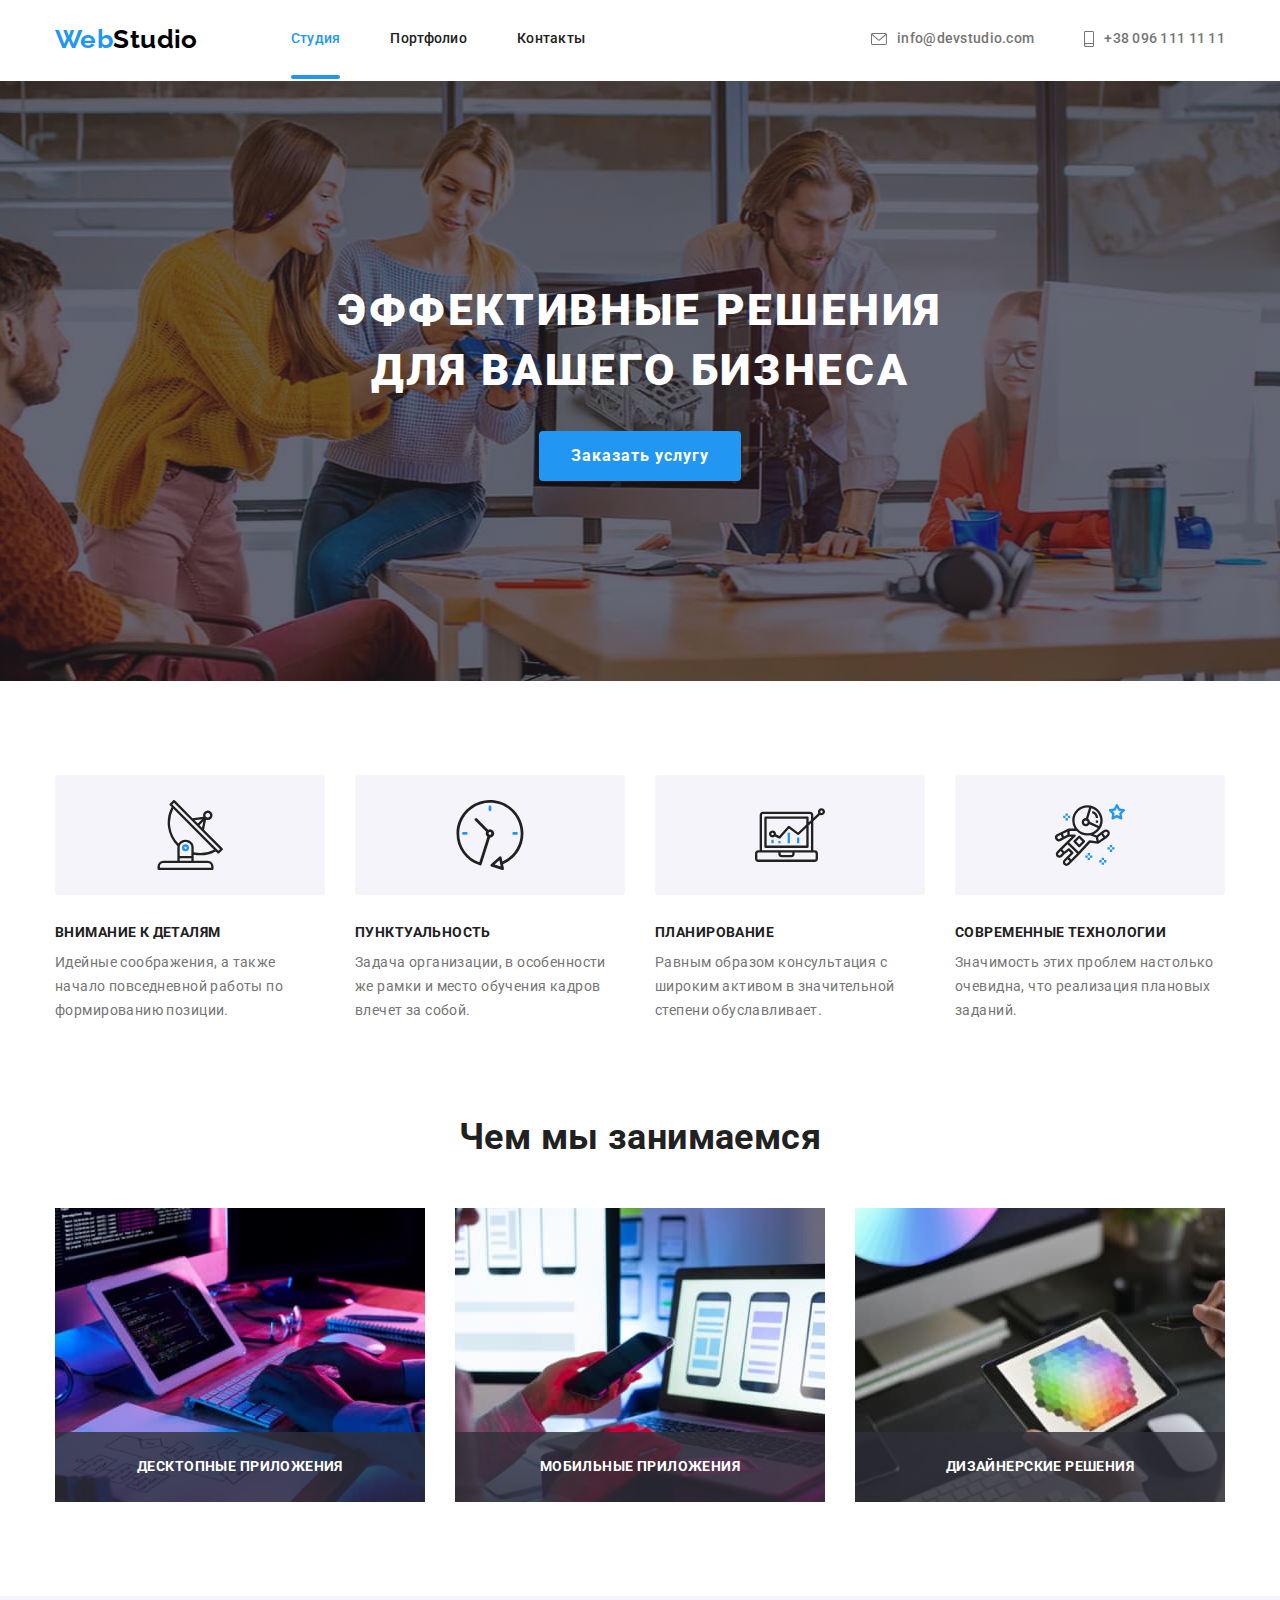
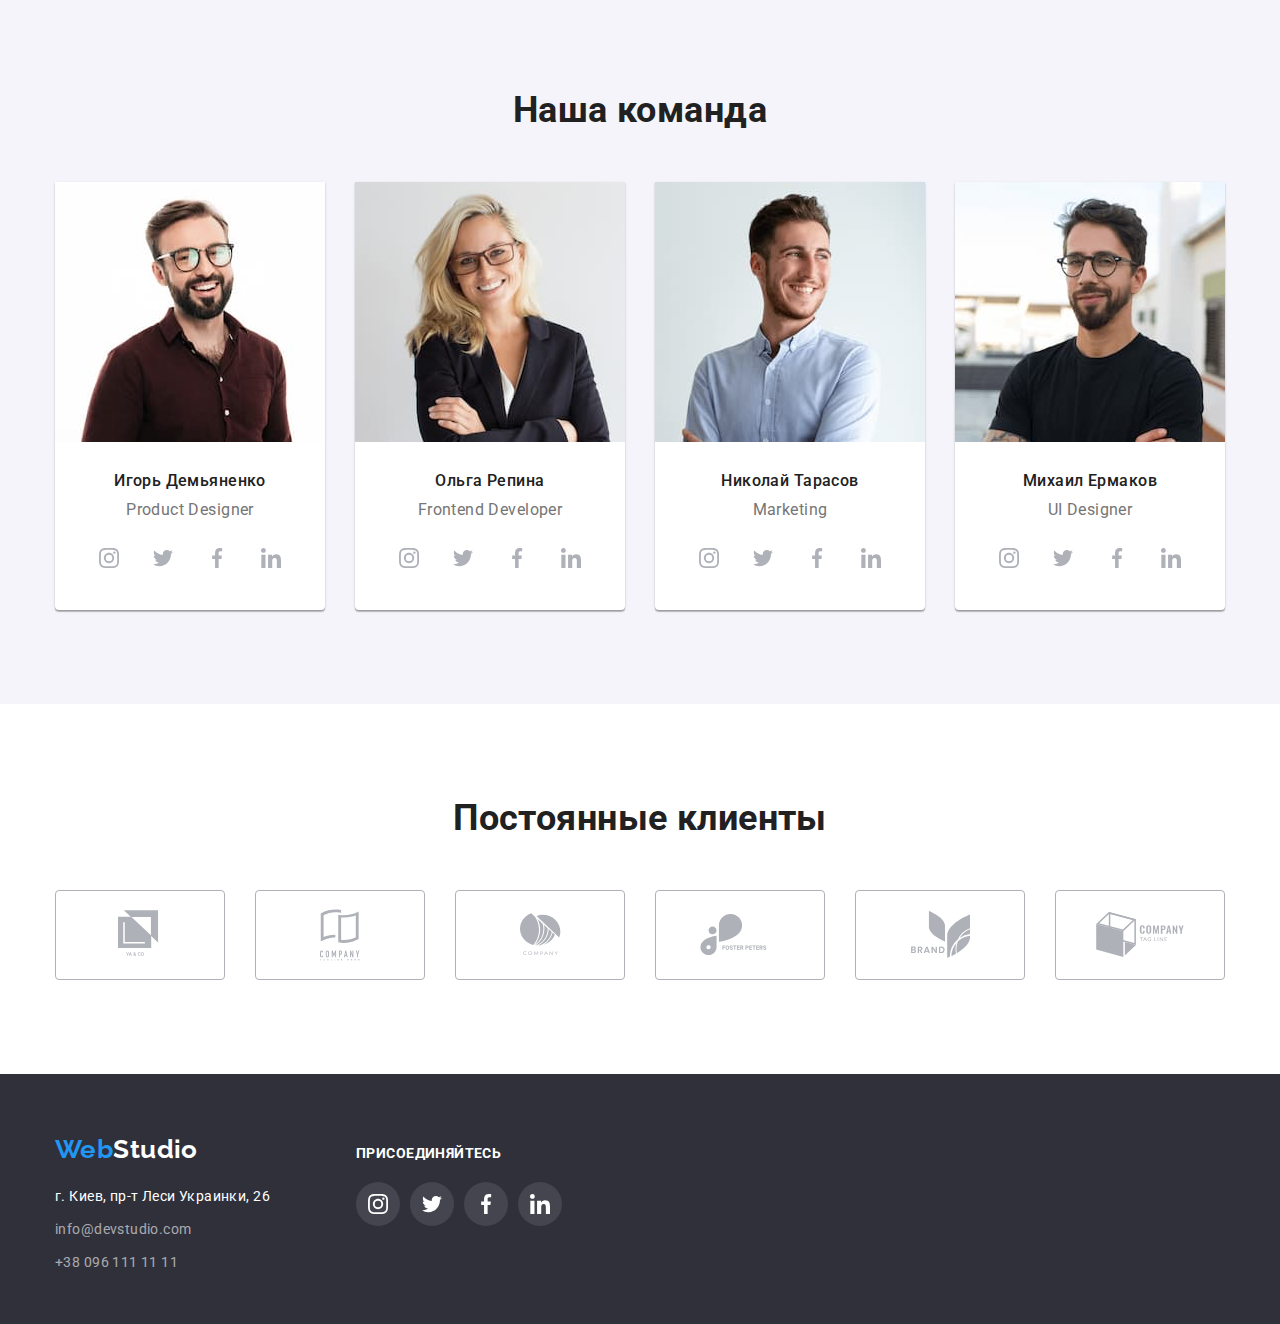
<file: index.html>
<!DOCTYPE html>
<html lang="ru">

<head>
    <meta charset="UTF-8">
    <meta http-equiv="X-UA-Compatible" content="IE=edge">
    <meta name="viewport" content="width=device-width, initial-scale=1.0">
    <title>WebStudio</title>
    <link
        href="https://fonts.googleapis.com/css2?family=Raleway:wght@700&family=Roboto:wght@400;500;700;900&display=swap"
        rel="stylesheet">
    <link rel="stylesheet"
        href="https://cdnjs.cloudflare.com/ajax/libs/modern-normalize/0.2.0/modern-normalize.min.css">
    <link rel="stylesheet" href="./css/styles.css">
</head>

<body class="page">
    <header class="page-header web">
        <div class="container">
            <nav class="header-nav">
                <a href="./index.html" class="logo list"><span class="logo-color">Web</span>Studio</a>
                <ul class="site-nav list">
                    <li class="item"><a href="./index.html" class="link-nav current list">Студия</a></li>
                    <li class="item"><a href="./portfolio.html" class="link-nav list">Портфолио</a></li>
                    <li class="item"><a href="#contacts" class="link-nav list">Контакты</a></li>
                </ul>
            </nav>
            <ul class="auth-nav list">
                <li class="item"><a href="mailto:info@devstudio.com" aria-label="Почта" class="link-contacts list">
                        <svg class="link-contacts-icon" width="16" height="12">
                            <use href="./images/icons.svg#envelope"></use>
                        </svg>info@devstudio.com
                    </a>
                </li>
                <li class="item"><a href="tel:+380961111111" aria-label="Телефон" class="link-contacts list">
                        <svg class="link-contacts-icon" width="10" height="16">
                            <use href="./images/icons.svg#smartphone"></use>
                        </svg>+38 096 111 11 11</a></li>
            </ul>
        </div>
    </header>
    <main>
        <section class="hero overlay">
            <div class="container">
                <div class="hero-center">
                    <h1 class="hero-title">Эффективные решения для вашего бизнеса</h1>
                </div>
                <button type="button" class="button-hero" data-modal-open>Заказать услугу</button>
                <div class="backdrop is-hidden" data-modal>
                    <div class="modal">
                        <p></p>
                        <button type="button" class="button-modal-close list list-border" data-modal-close>
                            <svg class="close-icon" width="11" height="11">
                            <use href="./images/icons.svg#close"></use>
                        </svg></button>
                    </div>
                </div>

            </div>
        </section>
        <section class="section description">
            <div class="container">
                <h2 class="visually-hidden">Чем мы занимаемся описание</h2>
                <ul class="section-text list">
                    <li class="item">
                        <div class="item-box">
                            <svg class="item-icon" width="70" height="70">
                                <use href="./images/icons.svg#Group"></use>
                            </svg>
                        </div>
                        <h3 class="text-title">Внимание к деталям</h3>
                        <p class="text">Идейные соображения, а также начало повседневной работы по формированию позиции.
                        </p>
                    </li>
                    <li class="item">
                        <div class="item-box">
                            <svg class="item-icon" width="70" height="70">
                                <use href="./images/icons.svg#clock"></use>
                            </svg>
                        </div>
                        <h3 class="text-title">Пунктуальность</h3>
                        <p class="text">Задача организации, в особенности же рамки и место обучения кадров влечет за
                            собой.
                        </p>
                    </li>
                    <li class="item">
                        <div class="item-box">
                            <svg class="item-icon" width="70" height="70">
                                <use href="./images/icons.svg#diagram"></use>
                            </svg>
                        </div>
                        <h3 class="text-title">Планирование</h3>
                        <p class="text">Равным образом консультация с широким активом в значительной степени
                            обуславливает.
                        </p>
                    </li>
                    <li class="item">
                        <div class="item-box">
                            <svg class="item-icon" width="70" height="70">
                                <use href="./images/icons.svg#astronaut"></use>
                            </svg>
                        </div>
                        <h3 class="text-title">Современные технологии</h3>
                        <p class="text">Значимость этих проблем настолько очевидна, что реализация плановых заданий.</p>
                    </li>
                </ul>
            </div>
        </section>
        <section class="section fotos">
            <div class="container">
                <h2 class="section-title">Чем мы занимаемся</h2>
                <ul class="section-foto list">
                        <li class="item foto-thumb"><img src="./images/box1.jpg" alt="Сотрудник пишет код." width="370">
                            <p class="foto-thumb-text">Десктопные приложения</p>
                        </li>
                        <li class="item foto-thumb"><img src="./images/box2.jpg" alt="Сотрудник настраивает стили." width="370">
                            <p class="foto-thumb-text">Мобильные приложения</p>
                        </li>
                        <li class="item foto-thumb"><img src="./images/box3.jpg" alt="Сотрудник настраивает цветовую палитру." width="370">
                            <p class="foto-thumb-text">Дизайнерские решения</p>
                        </li>
                    
                </ul>
            </div>
        </section>
        <section class="section team">
            <div class="container">
                <h2 class="section-title">Наша команда</h2>
                <ul class="section-card list">
                    <li class="item">
                        <img src="./images/i.d.jpg" alt="На фото Игорь Демьяненко" width="270" class="team-foto">
                        <div class="card-box">
                            <h3 class="card-title">Игорь Демьяненко</h3>
                            <p class="card-text">Product Designer</p>
                            <ul class="social-network list">
                                <li class="social-item ">
                                    <a href="" class="social-link" aria-label="Инстаграмм" target="_blank"
                                        rel="noopener noreferrer">
                                        <svg class="social-icon" width="20" height="20">
                                            <use href="./images/icons.svg#instagram"></use>
                                        </svg>
                                    </a>
                                </li>
                                <li class="social-item">
                                    <a href="" class="social-link" aria-label="Твиттер" target="_blank"
                                        rel="noopener noreferrer">
                                        <svg class="social-icon" width="20" height="20">
                                            <use href="./images/icons.svg#twitter"></use>
                                        </svg>
                                    </a>
                                </li>
                                <li class="social-item">
                                    <a href="" class="social-link" aria-label="Фейсбук" target="_blank"
                                        rel="noopener noreferrer">
                                        <svg class="social-icon" width="20" height="20">
                                            <use href="./images/icons.svg#facebook"></use>
                                        </svg>
                                    </a>
                                </li>
                                <li class="social-item">
                                    <a href="" class="social-link" aria-label="Линкедин" target="_blank"
                                        rel="noopener noreferrer">
                                        <svg class="social-icon" width="20" height="20">
                                            <use href="./images/icons.svg#linkedin"></use>
                                        </svg>
                                    </a>
                                </li>
                            </ul>
                        </div>
                    </li>
                    <li class="item">
                        <img src="./images/o.r.jpg" alt="На фото Ольга Репина" width="270" class="team-foto">
                        <div class="card-box">
                            <h3 class="card-title">Ольга Репина</h3>
                            <p class="card-text">Frontend Developer</p>
                            <ul class="social-network list">
                                <li class="social-item ">
                                    <a href="" class="social-link" aria-label="Инстаграмм" target="_blank"
                                        rel="noopener noreferrer">
                                        <svg class="social-icon" width="20" height="20">
                                            <use href="./images/icons.svg#instagram"></use>
                                        </svg>
                                    </a>
                                </li>
                                <li class="social-item">
                                    <a href="" class="social-link" aria-label="Твиттер" target="_blank"
                                        rel="noopener noreferrer">
                                        <svg class="social-icon" width="20" height="20">
                                            <use href="./images/icons.svg#twitter"></use>
                                        </svg>
                                    </a>
                                </li>
                                <li class="social-item">
                                    <a href="" class="social-link" aria-label="Фейсбук" target="_blank"
                                        rel="noopener noreferrer">
                                        <svg class="social-icon" width="20" height="20">
                                            <use href="./images/icons.svg#facebook"></use>
                                        </svg>
                                    </a>
                                </li>
                                <li class="social-item">
                                    <a href="" class="social-link" aria-label="Линкедин" target="_blank"
                                        rel="noopener noreferrer">
                                        <svg class="social-icon" width="20" height="20">
                                            <use href="./images/icons.svg#linkedin"></use>
                                        </svg>
                                    </a>
                                </li>
                            </ul>
                        </div>
                    </li>
                    <li class="item">
                        <img src="./images/n.t.jpg" alt="На фото Николай Тарасов" width="270" class="team-foto">
                        <div class="card-box">
                            <h3 class="card-title">Николай Тарасов</h3>
                            <p class="card-text">Marketing</p>
                            <ul class="social-network list">
                                <li class="social-item ">
                                    <a href="" class="social-link" aria-label="Инстаграмм" target="_blank"
                                        rel="noopener noreferrer">
                                        <svg class="social-icon" width="20" height="20">
                                            <use href="./images/icons.svg#instagram"></use>
                                        </svg>
                                    </a>
                                </li>
                                <li class="social-item">
                                    <a href="" class="social-link" aria-label="Твиттер" target="_blank"
                                        rel="noopener noreferrer">
                                        <svg class="social-icon" width="20" height="20">
                                            <use href="./images/icons.svg#twitter"></use>
                                        </svg>
                                    </a>
                                </li>
                                <li class="social-item">
                                    <a href="" class="social-link" aria-label="Фейсбук" target="_blank"
                                        rel="noopener noreferrer">
                                        <svg class="social-icon" width="20" height="20">
                                            <use href="./images/icons.svg#facebook"></use>
                                        </svg>
                                    </a>
                                </li>
                                <li class="social-item">
                                    <a href="" class="social-link" aria-label="Линкедин" target="_blank"
                                        rel="noopener noreferrer">
                                        <svg class="social-icon" width="20" height="20">
                                            <use href="./images/icons.svg#linkedin"></use>
                                        </svg>
                                    </a>
                                </li>
                            </ul>
                        </div>
                    </li>
                    <li class="item">
                        <img src="./images/m.e.jpg" alt="На фото Михаил Ермаков" width="270" class="team-foto">
                        <div class="card-box">
                            <h3 class="card-title">Михаил Ермаков</h3>
                            <p class="card-text">UI Designer</p>
                            <ul class="social-network list">
                                <li class="social-item ">
                                    <a href="" class="social-link" aria-label="Инстаграмм" target="_blank"
                                        rel="noopener noreferrer">
                                        <svg class="social-icon" width="20" height="20">
                                            <use href="./images/icons.svg#instagram"></use>
                                        </svg>
                                    </a>
                                </li>
                                <li class="social-item">
                                    <a href="" class="social-link" aria-label="Твиттер" target="_blank"
                                        rel="noopener noreferrer">
                                        <svg class="social-icon" width="20" height="20">
                                            <use href="./images/icons.svg#twitter"></use>
                                        </svg>
                                    </a>
                                </li>
                                <li class="social-item">
                                    <a href="" class="social-link" aria-label="Фейсбук" target="_blank"
                                        rel="noopener noreferrer">
                                        <svg class="social-icon" width="20" height="20">
                                            <use href="./images/icons.svg#facebook"></use>
                                        </svg>
                                    </a>
                                </li>
                                <li class="social-item">
                                    <a href="" class="social-link" aria-label="Линкедин" target="_blank"
                                        rel="noopener noreferrer">
                                        <svg class="social-icon" width="20" height="20">
                                            <use href="./images/icons.svg#linkedin"></use>
                                        </svg>
                                    </a>
                                </li>
                            </ul>
                        </div>
                    </li>
                </ul>
            </div>
        </section>
        <section class="section clients">
            <div class="container">
                <h2 class="clients-titel">Постоянные клиенты</h2>
                <ul class="clients-list list">
                    <li class="clients-item">
                        <a href="" class="clients-link" aria-label="Логотип компании" target="_blank"
                            rel="noopener noreferrer">
                            <svg class="clients-icon" width="44.27" height="49.23">
                                <use href="./images/icons.svg#logo1"></use>
                            </svg>
                        </a>
                    </li>
                    <li class="clients-item">
                        <a href="" class="clients-link" aria-label="Логотип компании" target="_blank"
                            rel="noopener noreferrer">
                            <svg class="clients-icon" width="40" height="52">
                                <use href="./images/icons.svg#logo2"></use>
                            </svg>
                        </a>
                    </li>
                    <li class="clients-item">
                        <a href="" class="clients-link" aria-label="Логотип компании" target="_blank"
                            rel="noopener noreferrer">
                            <svg class="clients-icon" width="41" height="42.6">
                                <use href="./images/icons.svg#logo3"></use>
                            </svg>
                        </a>
                    </li>
                    <li class="clients-item">
                        <a href="" class="clients-link" aria-label="Логотип компании" target="_blank"
                            rel="noopener noreferrer">
                            <svg class="clients-icon" width="79.66" height="42.02">
                                <use href="./images/icons.svg#logo4"></use>
                            </svg>
                        </a>
                    </li>
                    <li class="clients-item">
                        <a href="" class="clients-link" aria-label="Логотип компании" target="_blank"
                            rel="noopener noreferrer">
                            <svg class="clients-icon" width="59" height="47">
                                <use href="./images/icons.svg#logo5"></use>
                            </svg>
                        </a>
                    </li>
                    <li class="clients-item">
                        <a href="" class="clients-link" aria-label="Логотип компании" target="_blank"
                            rel="noopener noreferrer">
                            <svg class="clients-icon" width="88.48" height="45.44">
                                <use href="./images/icons.svg#logo6"></use>
                            </svg>
                        </a>
                    </li>
                </ul>
            </div>
        </section>
    </main>
    <footer class="footer">
        <div class="container">
            <div class="footerbox">
                <div class="address-block">
                    <a href="./index.html" class="logo logo-end"><span class="logo-color">Web</span><span
                            class="logo-colors">Studio</span></a>
                    <address class="address" id="contacts">
                        <ul class="address-list list">
                            <li><a href="https://goo.gl/maps/zxBXprxEHdJfPsus8" aria-label="Гугл карта" target="_blank"
                                    rel="noopener noreferrer" class="address-map list">
                                    г. Киев, пр-т Леси Украинки, 26</a></li>
                            <li><a href="mailto:info@devstudio.com" aria-label="Почта"
                                    class="address-contacts list">info@devstudio.com</a></li>
                            <li><a href="tel:+380961111111" aria-label="Телефон"
                                    class="address-contacts list">+38 096 111 11 11</a></li>
                        </ul>
                    </address>
                </div>
                <div class="social-network-link">
                    <p class="go-us">присоединяйтесь</p>
                    <ul class="social-network list">
                        <li class="social-item ">
                            <a href="" class="social-link end" aria-label="Инстаграмм" target="_blank"
                                rel="noopener noreferrer">
                                <svg class="social-icon end" width="20" height="20">
                                    <use href="./images/icons.svg#instagram"></use>
                                </svg>
                            </a>
                        </li>
                        <li class="social-item">
                            <a href="" class="social-link end" aria-label="Твиттер" target="_blank"
                                rel="noopener noreferrer">
                                <svg class="social-icon end" width="20" height="20">
                                    <use href="./images/icons.svg#twitter"></use>
                                </svg>
                            </a>
                        </li>
                        <li class="social-item">
                            <a href="" class="social-link end" aria-label="Фейсбук" target="_blank"
                                rel="noopener noreferrer">
                                <svg class="social-icon end" width="20" height="20">
                                    <use href="./images/icons.svg#facebook"></use>
                                </svg>
                            </a>
                        </li>
                        <li class="social-item">
                            <a href="" class="social-link end" aria-label="Линкедин" target="_blank"
                                rel="noopener noreferrer">
                                <svg class="social-icon end" width="20" height="20">
                                    <use href="./images/icons.svg#linkedin"></use>
                                </svg>
                            </a>
                        </li>
                    </ul>
                </div>
            </div>
        </div>
    </footer>
    <script src="./js/modal.js"></script>
</body>

</html>
</file>
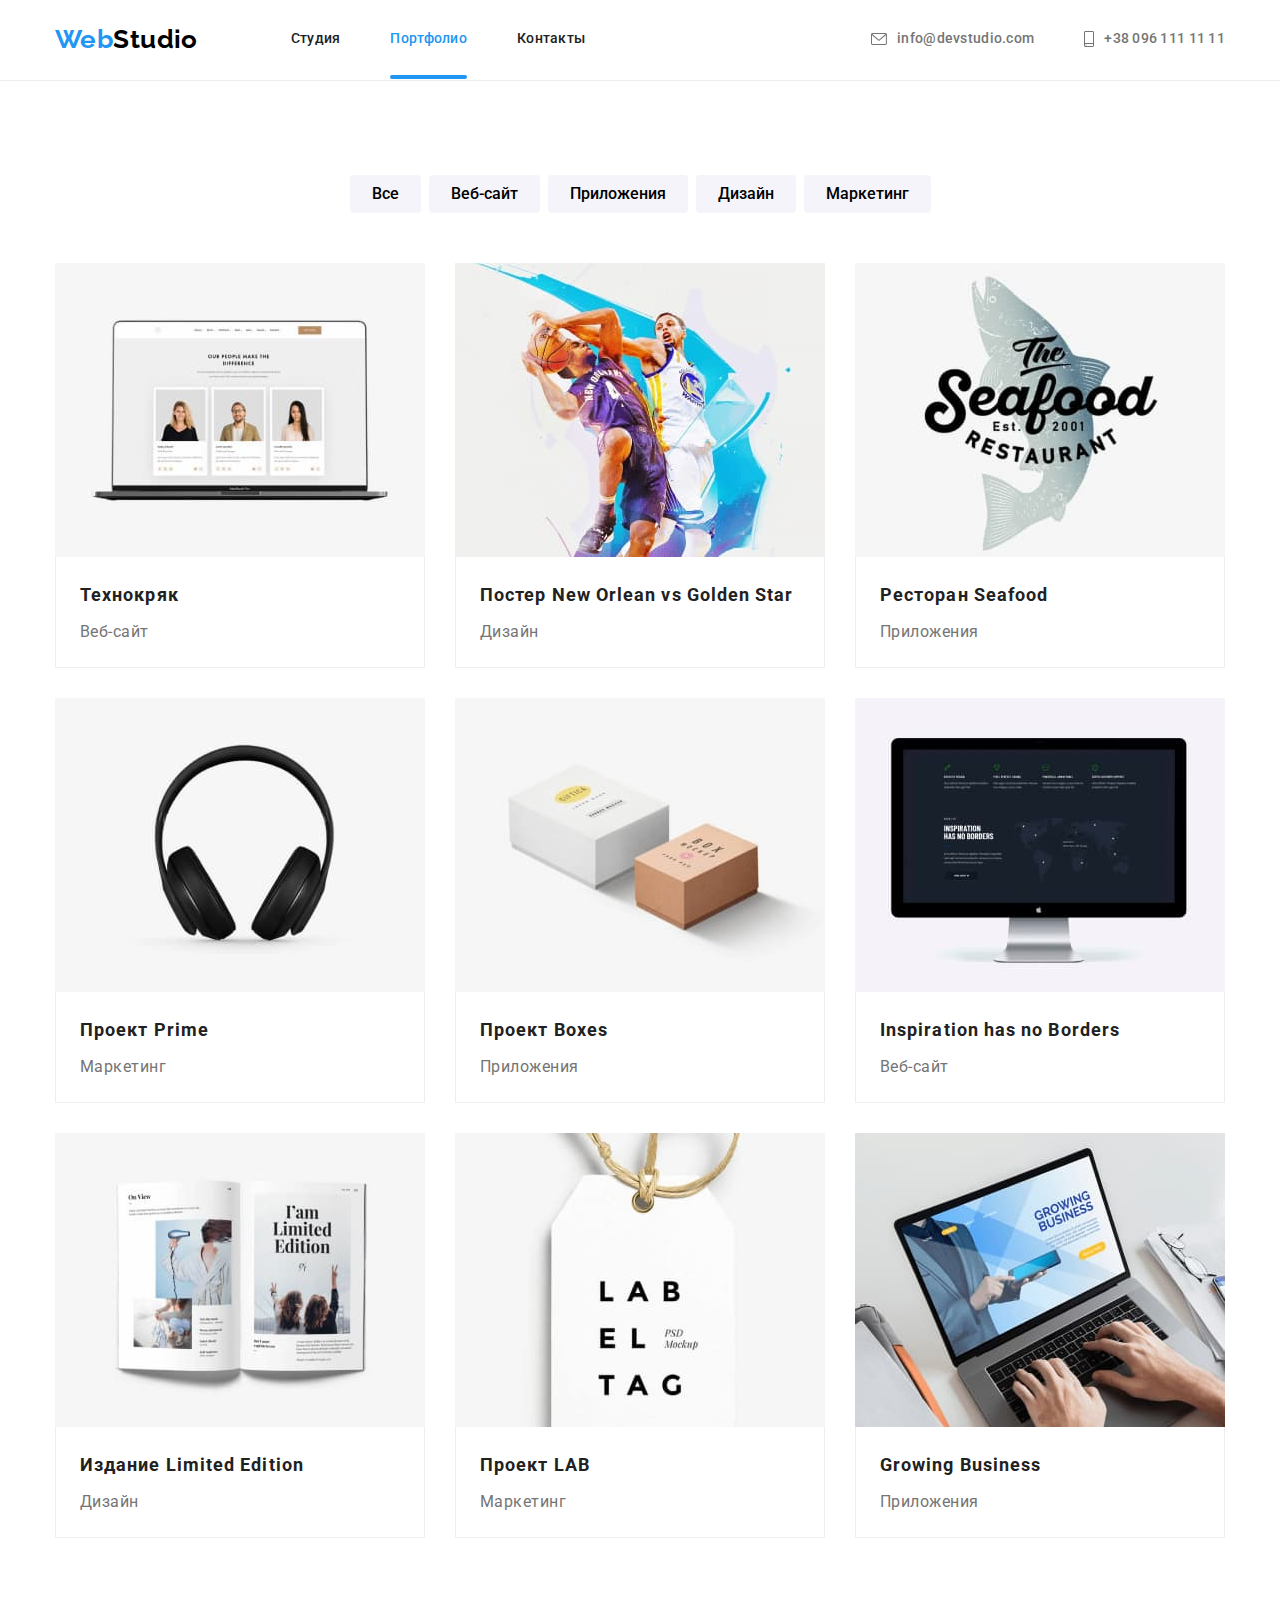
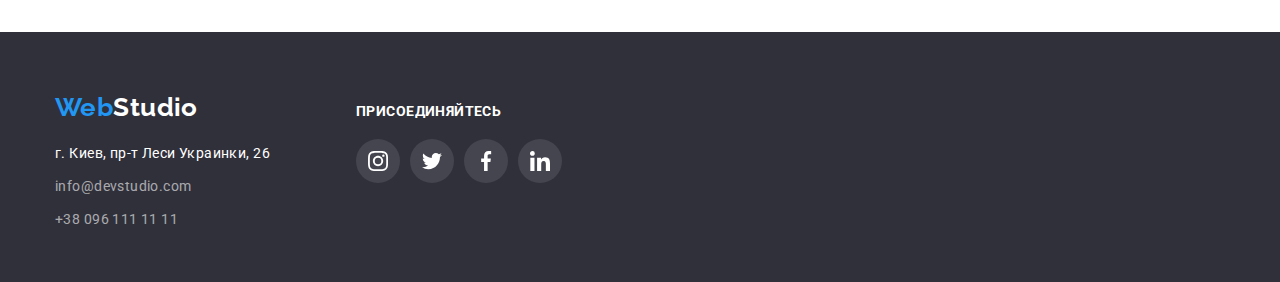
<file: portfolio.html>
<!DOCTYPE html>
<html lang="ru">

<head>
    <meta charset="UTF-8">
    <meta http-equiv="X-UA-Compatible" content="IE=edge">
    <meta name="viewport" content="width=device-width, initial-scale=1.0">
    <title>portfolio</title>
    <link
        href="https://fonts.googleapis.com/css2?family=Raleway:wght@700&family=Roboto:wght@400;500;700;900&display=swap"
        rel="stylesheet">
    <link rel="stylesheet"
        href="https://cdnjs.cloudflare.com/ajax/libs/modern-normalize/0.2.0/modern-normalize.min.css">
    <link rel="stylesheet" href="./css/styles.css">
</head>

<body class="page">
    <header class="page-header border">
        <div class="container">
            <nav class="header-nav">
                <a href="./index.html" class="logo list"><span class="logo-color">Web</span>Studio</a>
                <ul class="site-nav list">
                    <li class="item"><a href="./index.html" class="link-nav  list">Студия</a></li>
                    <li class="item"><a href="./portfolio.html" class="link-nav current list">Портфолио</a></li>
                    <li class="item"><a href="#contacts" class="link-nav list">Контакты</a></li>
                </ul>
            </nav>
            <ul class="auth-nav list">
                <li class="item"><a href="mailto:info@devstudio.com" aria-label="Почта" class="link-contacts list">
                        <svg class="link-contacts-icon" width="16" height="12">
                            <use href="./images/icons.svg#envelope"></use>
                        </svg>info@devstudio.com
                    </a>
                </li>
                <li class="item"><a href="tel:+380961111111" aria-label="Телефон" class="link-contacts list">
                        <svg class="link-contacts-icon" width="10" height="16">
                            <use href="./images/icons.svg#smartphone"></use>
                        </svg>+38 096 111 11 11</a></li>
            </ul>
        </div>
    </header>
    <main>
        <section class="portfolio">
            <div class="container">
                <h1 class="visually-hidden">Портфолио</h1>
                <ul class="filter list">
                    <li><button type="button" class="filter-button" aria-label="Все">Все</button></li>
                    <li><button type="button" class="filter-button" aria-label="Веб-сайт">Веб-сайт</button></li>
                    <li><button type="button" class="filter-button" aria-label="Приложения">Приложения</button></li>
                    <li><button type="button" class="filter-button" aria-label="Дизайн">Дизайн</button></li>
                    <li><button type="button" class="filter-button" aria-label="Маркетинг">Маркетинг</button></li>
                </ul>
                <ul class="filter-item list">
                    <li class="item none">
                        <a href="" aria-label="Веб-сайт" class="filter-link list" target="_blank"
                            rel="noopener noreferrer">
                            <div class="animation-box">
                                <img src="./images/portfoliolink1.jpg" alt="На фото ноутбук" width="370"
                                    class="filter-foto">
                                <p class="animation-box-thumb"><span class="animation-box-text">Технокряк это
                                        современная площадка распространения коронавируса.
                                        Компании
                                        используют эту платформу для цифрового
                                        шпионажа и атак на защищённые сервера конкурентов.</span></p>
                            </div>
                            <div class="filter-box">
                                <h2 class="filter-card-title">Технокряк</h2>
                                <p class="filter-card-text">Веб-сайт</p>
                            </div>
                        </a>
                    </li>
                    <li class="item none">
                        <a href="" aria-label="Дизайн" class="filter-link list" target="_blank"
                            rel="noopener noreferrer">
                            <div class="animation-box">
                                <img src="./images/portfoliolink2.jpg" alt="На фото баскетболисты" width="370"
                                    class="filter-foto">
                                <p class="animation-box-thumb"><span class="animation-box-text">Lorem ipsum dolor sit
                                        amet consectetur adipisicing elit. Magnam beatae, provident similique ab eum id
                                        sint recusandae temporibus! Eveniet nam nobis temporibus quidem harum
                                        perspiciatis, praesentium tenetur veniam!</span></p>
                            </div>
                            <div class="filter-box">
                                <h2 class="filter-card-title">Постер New Orlean vs Golden Star</h2>
                                <p class="filter-card-text">Дизайн</p>
                            </div>
                        </a>
                    </li>
                    <li class="item none">
                        <a href="" aria-label="Приложения" class="filter-link list" target="_blank"
                            rel="noopener noreferrer">
                            <div class="animation-box">
                                <img src="./images/portfoliolink3.jpg" alt="На фото логотип ресторана" width="370"
                                    class="filter-foto">
                                <p class="animation-box-thumb"><span class="animation-box-text">Lorem ipsum dolor sit,
                                        amet consectetur adipisicing elit. Incidunt quae ex repellendus ab autem
                                        inventore amet molestiae excepturi, obcaecati, vel quidem necessitatibus tenetur
                                        optio reprehenderit pariatur?</span></p>
                            </div>
                            <div class="filter-box">
                                <h2 class="filter-card-title">Ресторан Seafood</h2>
                                <p class="filter-card-text">Приложения</p>
                            </div>
                        </a>
                    </li>
                    <li class="item">
                        <a href="" aria-label="Маркетинг" class="filter-link list" target="_blank"
                            rel="noopener noreferrer">
                            <div class="animation-box">
                                <img src="./images/portfoliolink4.jpg" alt="На фото наушники" width="370"
                                    class="filter-foto">
                                <p class="animation-box-thumb"><span class="animation-box-text">Lorem, ipsum dolor sit
                                        amet consectetur adipisicing elit. Reprehenderit, blanditiis. Et sequi sed
                                        adipisci sit, eaque architecto consequatur aliquam odio tempora velit illo
                                        maiores asperiores, voluptatem.</span>
                                </p>
                            </div>
                            <div class="filter-box">
                                <h2 class="filter-card-title">Проект Prime</h2>
                                <p class="filter-card-text">Маркетинг</p>
                            </div>
                        </a>
                    </li>
                    <li class="item">
                        <a href="" aria-label="Приложения" class="filter-link list" target="_blank"
                            rel="noopener noreferrer">
                            <div class="animation-box">
                                <img src="./images/portfoliolink5.jpg" alt="На фото коробки" width="370"
                                    class="filter-foto">
                                <p class="animation-box-thumb"><span class="animation-box-text">Lorem ipsum dolor sit
                                        amet, consectetur adipisicing elit. Aperiam, dolorem? Dolore iste, provident
                                        modi consequuntur ipsum optio repudiandae harum placeat inventore fugit
                                        officiis! quibusdam!</span></p>
                            </div>
                            <div class="filter-box">
                                <h2 class="filter-card-title">Проект Boxes</h2>
                                <p class="filter-card-text">Приложения</p>
                            </div>
                        </a>
                    </li>
                    <li class="item">
                        <a href="" aria-label="Веб-сайт" class="filter-link list" target="_blank"
                            rel="noopener noreferrer">
                            <div class="animation-box">
                                <img src="./images/portfoliolink6.jpg" alt="На фото монитор" width="370"
                                    class="filter-foto">
                                <p class="animation-box-thumb"><span class="animation-box-text">Lorem ipsum dolor sit
                                        amet consectetur adipisicing elit. Cumque nisi iure voluptate perferendis ipsam
                                        autem placeat, libero quam dignissimos pariatur cupiditate temporibus saepe
                                        eaque?</span></p>
                            </div>
                            <div class="filter-box">
                                <h2 class="filter-card-title">Inspiration has no Borders</h2>
                                <p class="filter-card-text">Веб-сайт</p>
                            </div>
                        </a>
                    </li>
                    <li class="item">
                        <a href="" aria-label="Дизайн" class="filter-link list" target="_blank"
                            rel="noopener noreferrer">
                            <div class="animation-box">
                                <img src="./images/portfoliolink7.jpg" alt="На фото книга" width="370"
                                    class="filter-foto">
                                <p class="animation-box-thumb"><span class="animation-box-text">Lorem, ipsum dolor sit
                                        amet consectetur adipisicing elit. Praesentium atque, provident illo molestias
                                        id voluptatibus vel debitis aperiam nobis? Aspernatur, iste quibusdam sed
                                        accusamus omnis!</span></p>
                            </div>
                            <div class="filter-box">
                                <h2 class="filter-card-title">Издание Limited Edition</h2>
                                <p class="filter-card-text">Дизайн</p>
                            </div>
                        </a>
                    </li>
                    <li class="item">
                        <a href="" aria-label="Маркетинг" class="filter-link list" target="_blank"
                            rel="noopener noreferrer">
                            <div class="animation-box">
                                <img src="./images/portfoliolink8.jpg" alt="На фото ярлык с логотипом" width="370"
                                    class="filter-foto">
                                <p class="animation-box-thumb"><span class="animation-box-text">Lorem ipsum, dolor sit
                                        amet consectetur adipisicing elit. Ipsum quidem totam nulla obcaecati quasi ex,
                                        porro et repudiandae voluptatum, dicta, enim eum rem. Explicabo, distinctio quia
                                        .</span></p>
                            </div>
                            <div class="filter-box">
                                <h2 class="filter-card-title">Проект LAB</h2>
                                <p class="filter-card-text">Маркетинг</p>
                            </div>
                        </a>
                    </li>
                    <li class="item">
                        <a href="" aria-label="Приложения" class="filter-link list" target="_blank"
                            rel="noopener noreferrer">
                            <div class="animation-box">
                                <img src="./images/portfoliolink9.jpg" alt="На фото человек работает на ноутбуке"
                                    width="370" class="filter-foto">
                                <p class="animation-box-thumb"><span class="animation-box-text">Lorem ipsum dolor, sit
                                        amet consectetur adipisicing elit. Consectetur, ratione cum quisquam harum
                                        aperiam qui omnis quasi sapiente eius quod consequuntur? Neque consequuntur
                                        facilis voluptatem laborum !</span></p>
                            </div>
                            <div class="filter-box">
                                <h2 class="filter-card-title">Growing Business</h2>
                                <p class="filter-card-text">Приложения</p>
                            </div>
                        </a>
                    </li>
                </ul>
            </div>
        </section>
    </main>
    <footer class="footer">
        <div class="container">
            <div class="footerbox">
                <div class="address-block">
                    <a href="./index.html" class="logo logo-end"><span class="logo-color">Web</span><span
                            class="logo-colors">Studio</span></a>
                    <address class="address" id="contacts">
                        <ul class="address-list list">
                            <li><a href="https://goo.gl/maps/zxBXprxEHdJfPsus8" aria-label="Гугл карта" target="_blank"
                                    rel="noopener noreferrer" class="address-map list">
                                    г. Киев, пр-т Леси Украинки, 26</a></li>
                            <li><a href="mailto:info@devstudio.com" aria-label="Почта"
                                    class="address-contacts list">info@devstudio.com</a></li>
                            <li><a href="tel:+380961111111" aria-label="Телефон" class="address-contacts list">+38 096
                                    111 11 11</a></li>
                        </ul>
                    </address>
                </div>
                <div class="social-network-link">
                    <p class="go-us">присоединяйтесь</p>
                    <ul class="social-network list">
                        <li class="social-item ">
                            <a href="" class="social-link end" aria-label="Инстаграмм" target="_blank"
                                rel="noopener noreferrer">
                                <svg class="social-icon end" width="20" height="20">
                                    <use href="./images/icons.svg#instagram"></use>
                                </svg>
                            </a>
                        </li>
                        <li class="social-item">
                            <a href="" class="social-link end" aria-label="Твиттер" target="_blank"
                                rel="noopener noreferrer">
                                <svg class="social-icon end" width="20" height="20">
                                    <use href="./images/icons.svg#twitter"></use>
                                </svg>
                            </a>
                        </li>
                        <li class="social-item">
                            <a href="" class="social-link end" aria-label="Фейсбук" target="_blank"
                                rel="noopener noreferrer">
                                <svg class="social-icon end" width="20" height="20">
                                    <use href="./images/icons.svg#facebook"></use>
                                </svg>
                            </a>
                        </li>
                        <li class="social-item">
                            <a href="" class="social-link end" aria-label="Линкедин" target="_blank"
                                rel="noopener noreferrer">
                                <svg class="social-icon end" width="20" height="20">
                                    <use href="./images/icons.svg#linkedin"></use>
                                </svg>
                            </a>
                        </li>
                    </ul>
                </div>
            </div>
        </div>
    </footer>
</body>

</html>
</file>
<file: css/styles.css>
/* цвет основного текста #212121 */
/* цвет вторичный #757575 */
/* белый #FFFFFF */
/* акцент #2196F3 */
/* акцент адрес rgba(255, 255, 255, 0.6) */
/* bg задний фон #E5E5E5 */
/* bg основа документа ##FFFFFF */
/* bg вторичный #2F303A */
/* bg акцент #F5F4FA */
/* шрифт лого Raleway 700*/
/* шрифт текста Roboto 900 700 500 400*/
:root {
  --accent-color: #2196f3;
  --text-title-color: #212121;
  --text-color: #757575;
  --icons-color: #afb1b8;
  --primary-white-color: #ffffff;
  --dark-bg-color: #2f303a;
  --accent-bg-color: #f5f4fa;
  --section-text-set: 4;
  --section-text-set-gap: 30px;
  --section-card-set: 4;
  --section-card-set-gap: 30px;
  --section-foto-set: 3;
  --section-foto-set-gap: 30px;
  --section-clients-set: 6;
  --section-clients-set-gap: 30px;
  --section-filter-link-set: 3;
  --section-filter-link-gap: 30px;
  --card-shadow: 0px 1px 3px rgba(0, 0, 0, 0.12),
    0px 1px 1px rgba(0, 0, 0, 0.14), 0px 2px 1px rgba(0, 0, 0, 0.2);
}
body {
  background-color: var(--primary-white-color);
  color: var(--text-title-color);

  font-family: Roboto, sans-serif;
  font-weight: 400;
  font-size: 14px;
  line-height: 1.71;
  letter-spacing: 0.03em;
}
html {
  box-sizing: border-box;
}
*,
*::after,
*::before {
  box-sizing: inherit;
}
h1,
h2,
h3,
h4,
h5,
h6,
p {
  margin-top: 0;
}
img {
  display: block;
  max-width: 100%;
  height: auto;
}
.list {
  list-style: none;
  text-decoration: none;
  color: inherit;
  padding: 0;
  margin: 0;
}
.list-border {
  border: none;
}
.visually-hidden {
  position: absolute !important;
  clip: rect(1px 1px 1px 1px);
  clip: rect(1px, 1px, 1px, 1px);
  padding: 0 !important;
  border: 0 !important;
  height: 1px !important;
  width: 1px !important;
  overflow: hidden;
}
.container {
  width: 1200px;
  padding-right: 15px;
  padding-left: 15px;
  margin-right: auto;
  margin-left: auto;
}
.section {
  padding-top: 94px;
  padding-bottom: 94px;
}
/* site nav */
.page-header .container {
  display: flex;
  justify-content: flex-end;
  align-items: center;
}
.page-header .logo {
  margin-right: 93px;
}
.header-nav {
  display: inline-flex;
  align-items: center;
  margin-right: auto;
}
.logo {
  display: inline-block;
  color: #000000;
  font-family: Raleway, sans-serif;
  font-weight: 700;
  font-size: 26px;
  line-height: 1.19;
  text-decoration: none;
}
.logo-color {
  color: var(--accent-color);
}
.logo-colors {
  color: var(--primary-white-color);
  background-color: #2f303a; /*временно*/
}
.link-nav:hover,
.link-nav:focus {
  color: var(--accent-color);
}
.link-nav {
  color: var(--text-title-color);
  transition: color 250ms cubic-bezier(0.4, 0, 0.2, 1);
}
.site-nav .link-nav.current {
  position: relative;
  color: var(--accent-color);
}
.link-nav.current::after {
  content: '';
  position: absolute;
  top: 45px;
  left: 0;
  display: block;
  width: 100%;
  height: 4px;
  background: var(--accent-color);
  border-radius: 2px;
}

.site-nav .item:not(:last-child) {
  margin-right: 50px;
}
.auth-nav .item:not(:last-child) {
  margin-right: 50px;
}
.site-nav {
  display: flex;
  font-weight: 500;
  font-size: 14px;
  line-height: 1.14;
  letter-spacing: 0.02em;
}
.auth-nav {
  display: inline-flex;
  align-items: center;
  font-weight: 500;
  font-size: 14px;
  line-height: 1.14;
  letter-spacing: 0.02em;
}
.link-contacts:hover,
.link-contacts:focus {
  color: var(--accent-color);
}
.link-contacts:hover .link-contacts-icon,
.link-contacts:focus .link-contacts-icon {
  fill: var(--accent-color);
}
.link-contacts-icon {
  margin-right: 10px;
  fill: currentColor;
  transition: fill 250ms cubic-bezier(0.4, 0, 0.2, 1);
}
.link-contacts {
  /* добавил падинги чтобы выровнять рамку при фокусе */
  padding-top: 1px;
  padding-bottom: 1px;
  display: flex;
  align-items: center;
  color: var(--text-color);
  transition: color 250ms cubic-bezier(0.4, 0, 0.2, 1);
}
.address-list {
  font-style: normal;
  display: inline-flex;
  flex-direction: column;
}
.address-list li:not(:last-child) {
  margin-bottom: 9px;
}
/* +footer address */
.address-contacts:hover,
.address-contacts:focus {
  color: var(--accent-color);
}
.address-contacts {
  color: rgba(255, 255, 255, 0.6);
  transition: color 250ms cubic-bezier(0.4, 0, 0.2, 1);
}
.address-map:hover,
.address-map:focus {
  color: var(--accent-color);
}
.address-map {
  color: var(--primary-white-color);
  transition: color 250ms cubic-bezier(0.4, 0, 0.2, 1);
}
/* section */
.page-header {
  padding-top: 24px;
  padding-bottom: 25px;
}
.page-header.web {
  padding-bottom: 26px;
}
.page-header.border {
  border-bottom: 1px solid #ececec;
}
.hero {
  background-color: #c4c4c4;
  text-align: center;
  padding-top: 200px;
  padding-bottom: 200px;
}
.hero.overlay {
  height: 600px;
  max-width: 1600px;
  margin-left: auto;
  margin-right: auto;
  background-image: linear-gradient(
      to right,
      rgba(47, 48, 58, 0.4),
      rgba(47, 48, 58, 0.4)
    ),
    url(../images/hero.jpg);
  background-repeat: no-repeat;
  background-position: center;
  background-size: cover;
}
.hero-center {
  display: flex;
  flex-direction: column;
}
.hero-title {
  display: inline-block;
  color: var(--primary-white-color);

  font-weight: 900;
  font-size: 44px;
  line-height: 1.36;
  max-width: 696px;
  letter-spacing: 0.06em;
  text-transform: uppercase;
  margin-right: auto;
  margin-left: auto;
  margin-bottom: 30px;
}
.button-hero:hover,
.button-hero:focus {
  background-color: #188ce8;
}
.button-hero {
  display: inline-block;
  padding: 10px 32px;
  min-width: 200px;
  color: var(--primary-white-color);
  background-color: var(--accent-color);
  font-family: inherit;
  font-weight: 700;
  font-size: 16px;
  line-height: 1.87;
  letter-spacing: 0.06em;
  border: none;
  cursor: pointer;
  box-shadow: 0px 4px 4px rgba(0, 0, 0, 0.15);
  border-radius: 4px;
  transition: background-color 250ms cubic-bezier(0.4, 0, 0.2, 1);
}
/* modal js */
.backdrop.is-hidden {
  visibility: hidden;
  opacity: 0;
  pointer-events: none;
}
.backdrop {
  position: fixed;
  top: 0;
  left: 0;
  width: 100%;
  height: 100%;
  background-color: rgba(0, 0, 0, 0.2);
  opacity: 1;
  visibility: visible;
  transition: opacity 250ms cubic-bezier(0.4, 0, 0.2, 1),
    visibility 250ms cubic-bezier(0.4, 0, 0.2, 1);
  z-index: 1;
}
.modal {
  display: flex;
  position: relative;
  top: 50%;
  left: 50%;
  max-width: 528px;
  height: 581px;
  transform: translate(-50%, -50%);
  background: var(--primary-white-color);
  box-shadow: 0px 1px 3px rgba(0, 0, 0, 0.12), 0px 1px 1px rgba(0, 0, 0, 0.14),
    0px 2px 1px rgba(0, 0, 0, 0.2);
  border-radius: 4px;
}
.button-modal-close {
  position: absolute;
  right: 8px;
  top: 8px;
  width: 30px;
  height: 30px;
  border: 1px solid rgba(0, 0, 0, 0.1);
  background: var(--primary-white-color);
  border-radius: 50%;
  cursor: pointer;
}
.close-icon {
  position: absolute;
  transform: translate(-50%, -50%);
  fill: #000000;
}
/* section Чем мы занимаемся описани */
.fotos {
  padding-top: 0;
}
.section-text {
  display: flex;
  flex-wrap: wrap;
  padding: 0;
  margin: 0;
  margin-left: calc(-1 * var(--section-text-set-gap));
}
.item-box {
  display: flex;
  justify-content: center;
  align-items: center;
  min-height: 120px;
  margin-bottom: 30px;
  background: #f5f4fa;
  border-radius: 4px;
}
.section-text > .item {
  flex-basis: calc(
    100% / var(--section-text-set) - var(--section-text-set-gap)
  );
  margin-left: var(--section-text-set-gap);
}
.section-title {
  font-size: 36px;
  line-height: 1.16;
  text-align: center;
  margin-bottom: 50px;
}
.text-title {
  font-size: 14px;
  line-height: 1.14;
  text-transform: uppercase;
  margin-bottom: 10px;
}
.text {
  color: var(--text-color);
  margin-bottom: 0;
}

/* section Чем мы занимаемся foto */
.section-foto {
  display: flex;
  flex-wrap: wrap;
  padding: 0;
  margin: 0;
  margin-left: calc(-1 * var(--section-foto-set-gap));
}
.section-foto > .item {
  flex-basis: calc(
    100% / var(--section-foto-set) - var(--section-foto-set-gap)
  );
  margin-left: var(--section-foto-set-gap);
}
.item.foto-thumb {
  display: inline-block;
  position: relative;
}
.foto-thumb-text {
  display: inline-flex;
  justify-content: center;
  align-items: center;
  position: absolute;
  width: 100%;
  min-height: 70px;
  bottom: 0;
  margin: 0;
  font-weight: 700;
  font-size: 14px;
  line-height: 1.14;
  text-transform: uppercase;
  color: var(--primary-white-color);

  background: rgba(47, 48, 58, 0.8);
}
/* section Чем мы занимаемся */
.section.team {
  background-color: var(--accent-bg-color);
}
.section-card {
  display: flex;
  flex-wrap: wrap;
  padding: 0;
  margin: 0;
  margin-left: calc(-1 * var(--section-card-set-gap));
}
.section-card > .item {
  background-color: var(--primary-white-color);
  flex-basis: calc(
    100% / var(--section-card-set) - var(--section-card-set-gap)
  );
  margin-left: var(--section-card-set-gap);
  box-shadow: var(--card-shadow);
  border-radius: 0px 0px 4px 4px;
}
.team-foto {
  margin: auto;
}
.card-box {
  padding: 30px 10px;
  text-align: center;
}
.card-title {
  margin-bottom: 10px;
  font-weight: 500;
  font-size: 16px;
  line-height: 1.18;
}
.card-text {
  margin-bottom: 16px;
  color: var(--text-color);
  font-size: 16px;
  line-height: 1.18;
}
.social-network {
  display: inline-flex;
}
.social-item + .social-item {
  margin-left: 10px;
}
.social-link {
  display: flex;
  justify-content: center;
  align-items: center;
  width: 44px;
  height: 44px;
  border-radius: 50%;
  transition: background-color 250ms cubic-bezier(0.4, 0, 0.2, 1);
}
.social-link:hover,
.social-link:focus {
  background-color: var(--accent-color);
}
.social-icon {
  fill: var(--icons-color);
  transition: fill 250ms cubic-bezier(0.4, 0, 0.2, 1);
}
.social-link:hover .social-icon,
.social-link:focus .social-icon {
  fill: var(--primary-white-color);
}
/* Клиенты */
.clients-titel {
  font-weight: 700;
  font-size: 36px;
  line-height: 1.16;
  text-align: center;
  margin-bottom: 50px;
}
.clients-list {
  display: inline-flex;
  margin-left: calc(-1 * var(--section-clients-set-gap));
}

.clients-item {
  flex-basis: calc(
    100% / var(--section-clients-set) - var(--section-clients-set-gap)
  );
  margin-left: var(--section-clients-set-gap);
}
.clients-link {
  display: flex;
  justify-content: center;
  align-items: center;
  width: 170px;
  height: 90px;
  border: 1px solid var(--icons-color);
  border-radius: 4px;
  transition: background-color 250ms cubic-bezier(0.4, 0, 0.2, 1);
}
.clients-icon {
  fill: var(--icons-color);
  transition: fill 250ms cubic-bezier(0.4, 0, 0.2, 1);
}
.clients-link:hover .clients-icon,
.clients-link:focus .clients-icon {
  fill: var(--accent-color);
}
.clients-link:hover,
.clients-link:focus {
  border: 1px solid var(--accent-color);
}
/* footer */
.footer {
  background-color: #2f303a;
  padding-top: 60px;
  padding-bottom: 50px;
}
.footerbox {
  display: flex;
  align-items: baseline;
}
.logo-end {
  margin-bottom: 20px;
}
.address-block {
  width: 231px;
}
.social-network-link {
  display: inline-block;
  widows: 206px;
  margin-left: 70px;
}
/* думал через strong но сильно меняется жирность */
.go-us {
  font-weight: 700;
  font-size: 14px;
  line-height: 1.14;
  text-transform: uppercase;
  color: var(--primary-white-color);
  margin-bottom: 20px;
}
.social-link.end {
  background: rgba(255, 255, 255, 0.1);
  transition: background-color 250ms cubic-bezier(0.4, 0, 0.2, 1);
}
.social-icon.end {
  fill: var(--primary-white-color);
}
.social-link.end:hover,
.social-link.end:focus {
  background-color: var(--accent-color);
}
/* portfolio */

/* button */
.portfolio {
  padding-top: 94px;
  padding-bottom: 94px;
}
.filter {
  display: flex;
  justify-content: center;
  align-items: center;
  margin-bottom: 50px;
}
.filter li:not(:last-child) {
  margin-right: 8px;
}

.filter-button:hover,
.filter-button:focus {
  color: var(--primary-white-color);
  background-color: var(--accent-color);
  box-shadow: 0px 3px 1px rgba(0, 0, 0, 0.1), 0px 1px 2px rgba(0, 0, 0, 0.08),
    0px 2px 2px rgba(0, 0, 0, 0.12);
}
.filter-button {
  background-color: var(--accent-bg-color);
  display: inline-block;
  font-family: inherit;
  font-weight: 500;
  font-size: 16px;
  line-height: 1.62;
  text-align: center;
  padding: 6px 22px;
  border-radius: 4px;
  border: transparent;
  cursor: pointer;
  transition: background-color 250ms cubic-bezier(0.4, 0, 0.2, 1),
    color 250ms cubic-bezier(0.4, 0, 0.2, 1),
    box-shadow 250ms cubic-bezier(0.4, 0, 0.2, 1);
}
/* filter */
.filter-item {
  padding: 0;
  margin: 0;
  display: flex;
  flex-wrap: wrap;
  margin-left: calc(-1 * var(--section-card-set-gap));
  margin-top: calc(-1 * var(--section-card-set-gap));
}
.filter-item > .item {
  flex-basis: calc(
    100% / var(--section-filter-link-set) - var(--section-filter-link-gap)
  );
  margin-left: var(--section-card-set-gap);
  margin-top: var(--section-card-set-gap);
}
.filter-card-title {
  color: var(--text-title-color);
  font-weight: 700;
  font-size: 18px;
  line-height: 2;
  letter-spacing: 0.06em;
  margin-bottom: 4px;
}
.filter-card-text {
  color: var(--text-color);
  font-size: 16px;
  line-height: 1.87;
  letter-spacing: 0.03em;
}
.filter-link p {
  margin-bottom: 0;
}
.filter-link {
  display: block;
  transition: box-shadow 250ms cubic-bezier(0.4, 0, 0.2, 1);
}
.filter-link:hover,
.filter-link:focus {
  box-shadow: 0px 1px 1px rgba(0, 0, 0, 0.12), 0px 4px 4px rgba(0, 0, 0, 0.06),
    1px 4px 6px rgba(0, 0, 0, 0.16);
}
.filter-box {
  padding: 20px 24px;
  border: 1px solid #eeeeee;
  border-top: none;
}
/* анимация фильтра */
.animation-box {
  position: relative;
  overflow: hidden;
}
.filter-link:hover .animation-box-thumb,
.filter-link:focus .animation-box-thumb {
  transform: translateY(0);
}
.animation-box-thumb {
  position: absolute;
  top: 0;
  left: 0;
  width: 100%;
  height: 100%;
  background: rgba(33, 150, 243, 0.9);
  transform: translateY(100%);
  transition: transform 250ms cubic-bezier(0.4, 0, 0.2, 1);
}
.animation-box-text {
  position: absolute;
  top: 50%;
  left: 50%;
  width: 322px;
  transform: translate(-50%, -50%);
  font-size: 18px;
  line-height: 1.56;

  color: #ffffff;
}
</file>
